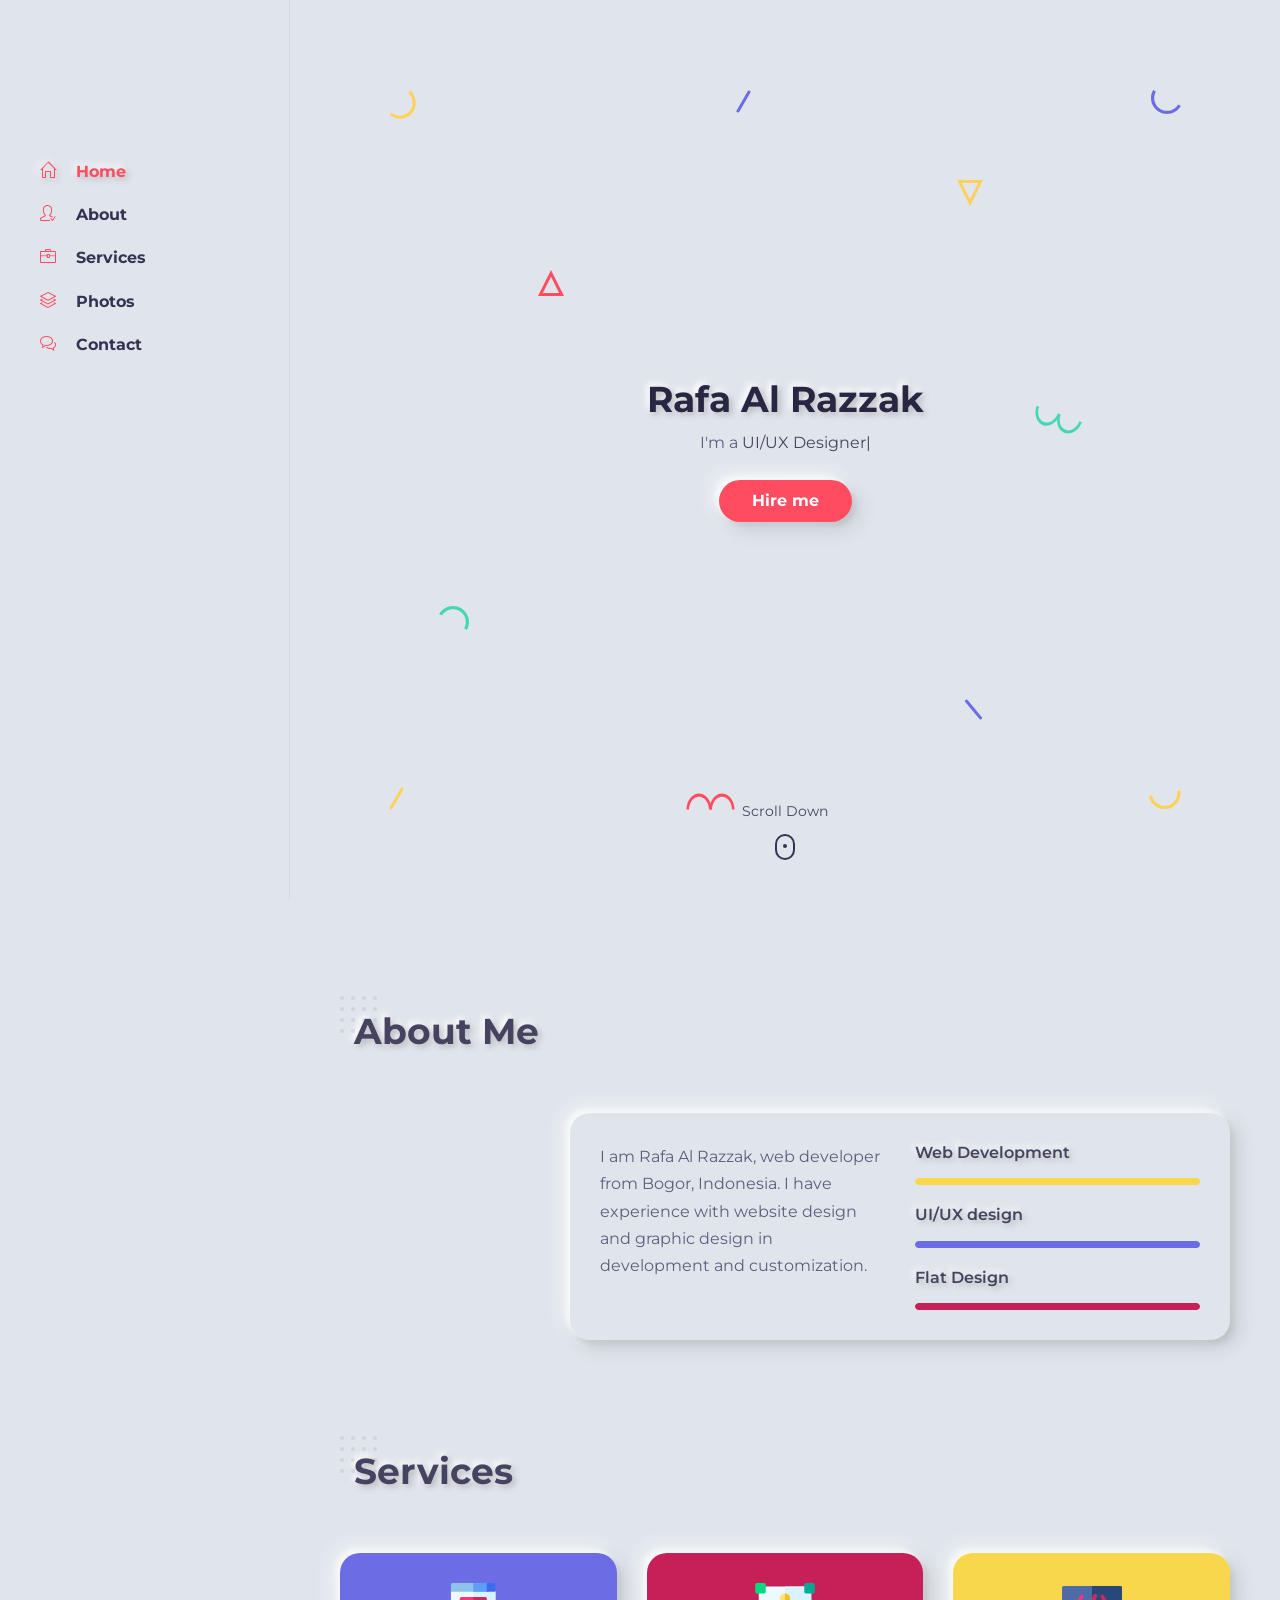
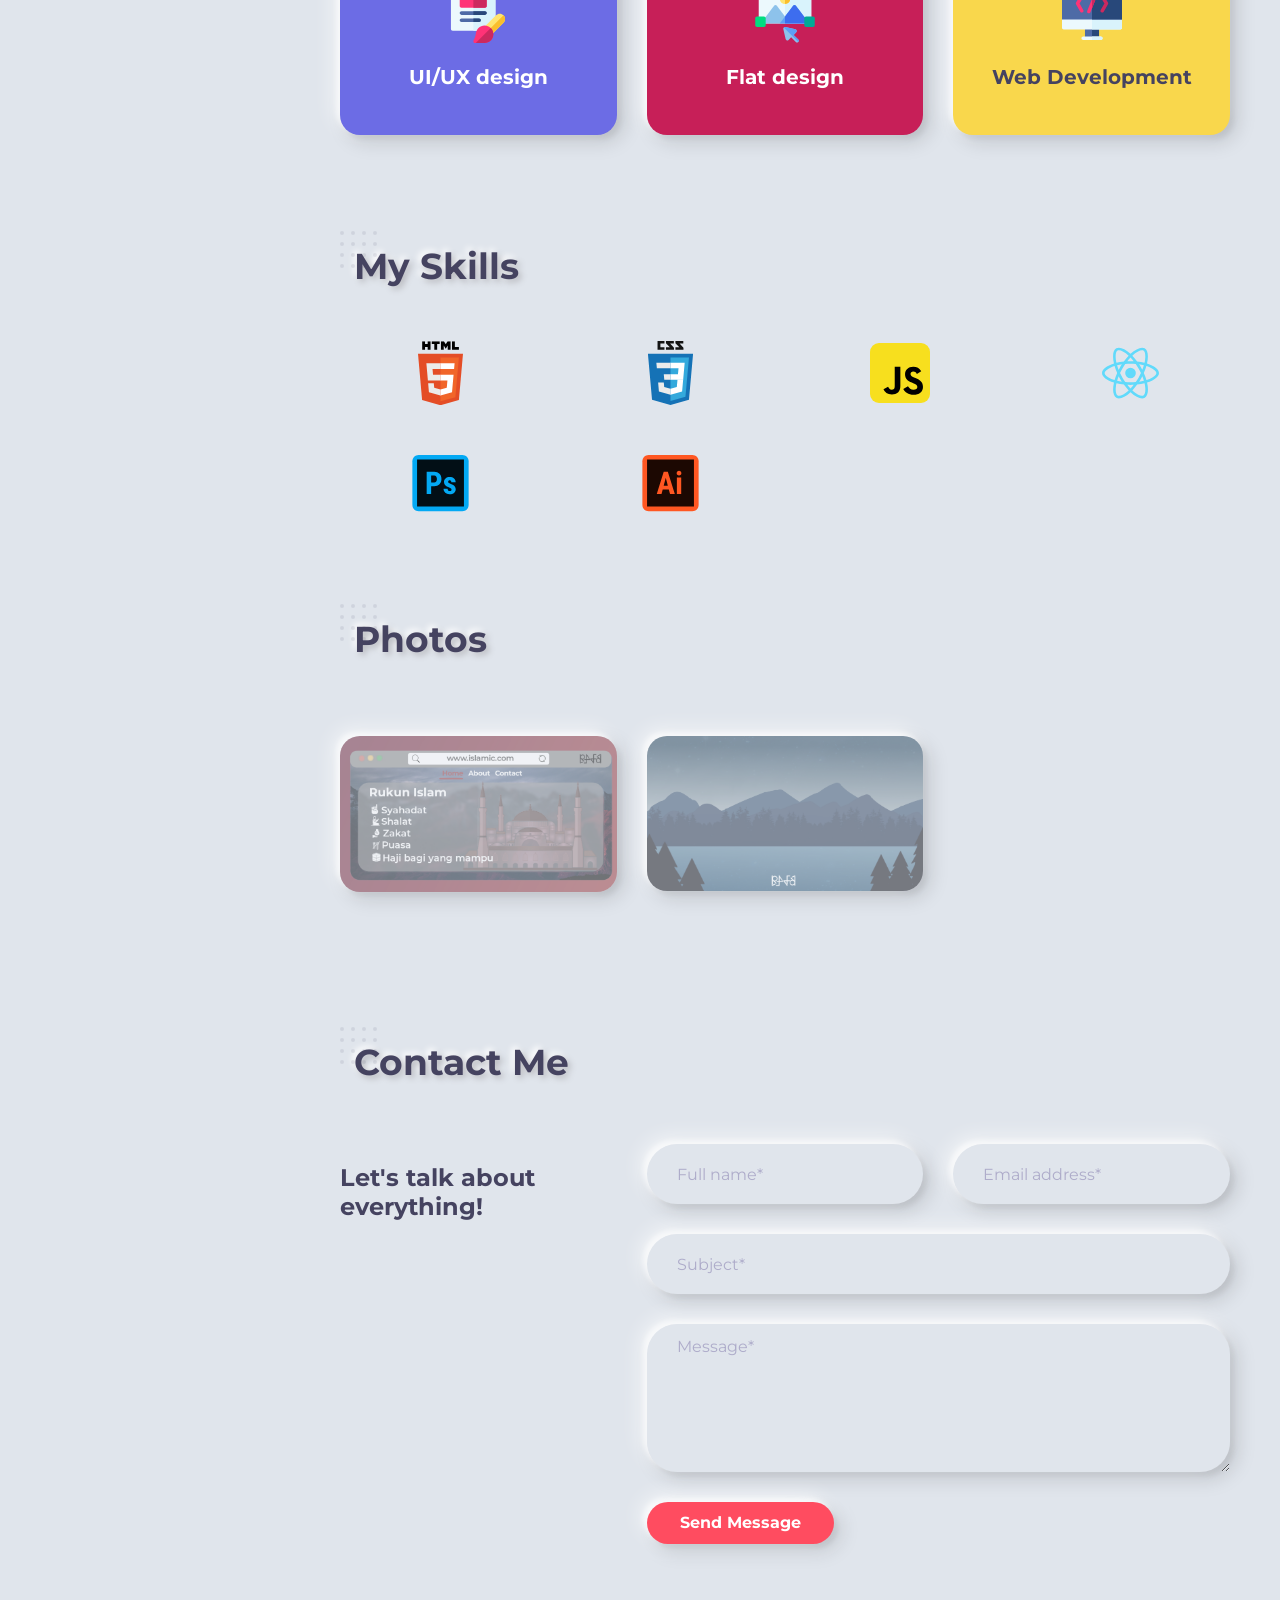
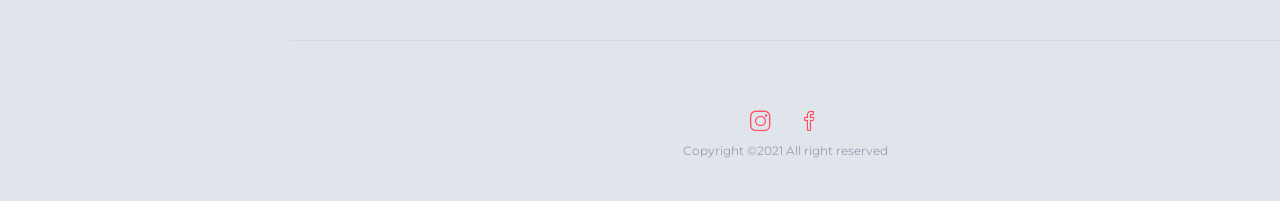
<file: index.html>
<!DOCTYPE html>
<html lang="en-US">
  <head>
    <meta http-equiv="Content-Type" content="text/html; charset=UTF-8" />
    <title>Rafa Al Razzak </title>
    <meta
      name="viewport"
      content="width=device-width, initial-scale=1, maximum-scale=1"
    />
    <link rel="shortcut icon" type="image/x-icon" href="images/profile.png" />

    <!-- STYLESHEETS -->
    <link rel="stylesheet" href="css/bootstrap.min.css" />
    <link rel="stylesheet" href="css/all.min.css" type="text/css" media="all" />
    <link
      rel="stylesheet"
      href="css/simple-line-icons.css"
      type="text/css"
      media="all"
    />
    <link rel="stylesheet" href="css/animate.css" type="text/css" media="all" />
    <link
      rel="stylesheet"
      href="css/jquery.fancybox.css"
      type="text/css"
      media="all"
    />
    <link
      rel="stylesheet"
      href="css/magnific-popup.css"
      type="text/css"
      media="all"
    />
    <link rel="stylesheet" href="css/style.css" type="text/css" media="all" />

    <script
      async
      src="https://www.googletagmanager.com/gtag/js?id=G-FWYZLPJEN9"
    ></script>
    <script src="js/gtag.js"></script>
    <link rel="icon" href="images/logo-white.png" type="image/gif" sizes="16x16">
    <meta name="google-site-verification" content="xM5xHaEB1j0JNpEZvFhctykmTaPZ6iC4aKTE9vCwpi0" />
</head>

  <body>
    <!-- Preloader -->
    <div id="preloader" class="dark">
      <div class="outer">
        <!-- Google Chrome -->
        <div class="infinityChrome">
          <div></div>
          <div></div>
          <div></div>
        </div>

        <!-- Safari and others -->
        <div class="infinity">
          <div>
            <span></span>
          </div>
          <div>
            <span></span>
          </div>
          <div>
            <span></span>
          </div>
        </div>
        <!-- Stuff -->
        <svg xmlns="http://www.w3.org/2000/svg" version="1.1" class="goo-outer">
          <defs>
            <filter id="goo">
              <feGaussianBlur
                in="SourceGraphic"
                stdDeviation="6"
                result="blur"
              />
              <feColorMatrix
                in="blur"
                values="1 0 0 0 0  0 1 0 0 0  0 0 1 0 0  0 0 0 18 -7"
                result="goo"
              />
              <feBlend in="SourceGraphic" in2="goo" />
            </filter>
          </defs>
        </svg>
      </div>
    </div>

    <!-- mobile header -->
    <header class="mobile-header-1 light">
      <div class="container">
        <!-- menu icon -->
        <div class="menu-icon d-inline-flex mr-4">
          <button>
            <span></span>
          </button>
        </div>
        <!-- logo image -->
        <div class="site-logo">
          <a href="#home">
            <img src="images/logo.png" alt="Logo" 
           />
          </a>
        </div>
      </div>
    </header>

    <!-- desktop header -->
    <header class="desktop-header-1 light d-flex align-items-start flex-column">
     
      <!-- main menu -->
      <nav>
        <ul class="vertical-menu scrollspy">
          <li class="active">
            <a href="#home"><i class="icon-home"></i>Home</a>
          </li>
          <li>
            <a href="#about"><i class="icon-user-following"></i>About</a>
          </li>
          <li>
            <a href="#services"><i class="icon-briefcase"></i>Services</a>
          </li>
         <li>
            <a href="#portfolio"><i class="icon-layers"></i>Photos</a>
          </li>
          <li>
            <a href="#contact"><i class="icon-bubbles"></i>Contact</a>
          </li>
        </ul>
      </nav>

      <!-- site footer -->
    </header>

    <!-- main layout -->
    <main class="content">
      <!-- section home -->
      <section id="home" class="home d-flex light align-items-center">
        <div class="container">
          <!-- intro -->
          <div class="intro">
            <!-- avatar image -->
         <!--   <img
              src="images/raf.svg"
              class="rounded-circle"
              alt="Photo"
              class="mb-3"
              width="40%"
            /> -->

            <!-- info -->
            <h1 class="mb-2 mt-0">Rafa Al Razzak</h1>
            <p>I'm a <span class="typing"></span></p>

            
            <!-- buttons -->
            <div class="mt-4">
              <a href="#contact" class="btn btn-default">Hire me</a>
            </div>
          </div>

          <!-- scroll down mouse wheel -->
          <div class="scroll-down light">
            <a href="#about" class="mouse-wrapper">
              <span>Scroll Down</span>
              <span class="mouse">
                <span class="wheel"></span>
              </span>
            </a>
          </div>

          <!-- parallax layers -->
          <div class="parallax" data-relative-input="true">
            <svg
              width="27"
              height="29"
              data-depth="0.3"
              class="layer p1"
              xmlns="http://www.w3.org/2000/svg"
            >
              <path
                d="M21.15625.60099c4.37954 3.67487 6.46544 9.40612 5.47254 15.03526-.9929 5.62915-4.91339 10.30141-10.2846 12.25672-5.37122 1.9553-11.3776.89631-15.75715-2.77856l2.05692-2.45134c3.50315 2.93948 8.3087 3.78663 12.60572 2.22284 4.297-1.5638 7.43381-5.30209 8.22768-9.80537.79387-4.50328-.8749-9.08872-4.37803-12.02821L21.15625.60099z"
                fill="#FFD15C"
                fill-rule="evenodd"
              />
            </svg>

            <svg
              width="26"
              height="26"
              data-depth="0.2"
              class="layer p2"
              xmlns="http://www.w3.org/2000/svg"
            >
              <path
                d="M13 3.3541L2.42705 24.5h21.1459L13 3.3541z"
                stroke="#FF4C60"
                stroke-width="3"
                fill="none"
                fill-rule="evenodd"
              />
            </svg>

            <svg
              width="30"
              height="25"
              data-depth="0.3"
              class="layer p3"
              xmlns="http://www.w3.org/2000/svg"
            >
              <path
                d="M.1436 8.9282C3.00213 3.97706 8.2841.92763 14.00013.92796c5.71605.00032 10.9981 3.04992 13.85641 8 2.8583 4.95007 2.8584 11.0491-.00014 16.00024l-2.77128-1.6c2.28651-3.96036 2.28631-8.84002.00011-12.8002-2.2862-3.96017-6.5124-6.40017-11.08513-6.4-4.57271.00018-8.79872 2.43984-11.08524 6.4002l-2.77128-1.6z"
                fill="#44D7B6"
                fill-rule="evenodd"
              />
            </svg>

            <svg
              width="15"
              height="23"
              data-depth="0.6"
              class="layer p4"
              xmlns="http://www.w3.org/2000/svg"
            >
              <rect
                transform="rotate(30 9.86603 10.13397)"
                x="7"
                width="3"
                height="25"
                rx="1.5"
                fill="#FFD15C"
                fill-rule="evenodd"
              />
            </svg>

            <svg
              width="15"
              height="23"
              data-depth="0.2"
              class="layer p5"
              xmlns="http://www.w3.org/2000/svg"
            >
              <rect
                transform="rotate(30 9.86603 10.13397)"
                x="7"
                width="3"
                height="25"
                rx="1.5"
                fill="#6C6CE5"
                fill-rule="evenodd"
              />
            </svg>

            <svg
              width="49"
              height="17"
              data-depth="0.5"
              class="layer p6"
              xmlns="http://www.w3.org/2000/svg"
            >
              <g fill="#FF4C60" fill-rule="evenodd">
                <path
                  d="M.5 16.5c0-5.71709 2.3825-10.99895 6.25-13.8567 3.8675-2.85774 8.6325-2.85774 12.5 0C23.1175 5.50106 25.5 10.78292 25.5 16.5H23c0-4.57303-1.90625-8.79884-5-11.08535-3.09375-2.28652-6.90625-2.28652-10 0C4.90625 7.70116 3 11.92697 3 16.5H.5z"
                />
                <path
                  d="M23.5 16.5c0-5.71709 2.3825-10.99895 6.25-13.8567 3.8675-2.85774 8.6325-2.85774 12.5 0C46.1175 5.50106 48.5 10.78292 48.5 16.5H46c0-4.57303-1.90625-8.79884-5-11.08535-3.09375-2.28652-6.90625-2.28652-10 0-3.09375 2.28651-5 6.51232-5 11.08535h-2.5z"
                />
              </g>
            </svg>

            <svg
              width="26"
              height="26"
              data-depth="0.4"
              class="layer p7"
              xmlns="http://www.w3.org/2000/svg"
            >
              <path
                d="M13 22.6459L2.42705 1.5h21.1459L13 22.6459z"
                stroke="#FFD15C"
                stroke-width="3"
                fill="none"
                fill-rule="evenodd"
              />
            </svg>

            <svg
              width="19"
              height="21"
              data-depth="0.3"
              class="layer p8"
              xmlns="http://www.w3.org/2000/svg"
            >
              <rect
                transform="rotate(-40 6.25252 10.12626)"
                x="7"
                width="3"
                height="25"
                rx="1.5"
                fill="#6C6CE5"
                fill-rule="evenodd"
              />
            </svg>

            <svg
              width="30"
              height="25"
              data-depth="0.3"
              data-depth-y="-1.30"
              class="layer p9"
              xmlns="http://www.w3.org/2000/svg"
            >
              <path
                d="M29.8564 16.0718c-2.85854 4.95114-8.1405 8.00057-13.85654 8.00024-5.71605-.00032-10.9981-3.04992-13.85641-8-2.8583-4.95007-2.8584-11.0491.00014-16.00024l2.77128 1.6c-2.28651 3.96036-2.28631 8.84002-.00011 12.8002 2.2862 3.96017 6.5124 6.40017 11.08513 6.4 4.57271-.00018 8.79872-2.43984 11.08524-6.4002l2.77128 1.6z"
                fill="#6C6CE5"
                fill-rule="evenodd"
              />
            </svg>

            <svg
              width="47"
              height="29"
              data-depth="0.2"
              class="layer p10"
              xmlns="http://www.w3.org/2000/svg"
            >
              <g fill="#44D7B6" fill-rule="evenodd">
                <path
                  d="M46.78878 17.19094c-1.95535 5.3723-6.00068 9.52077-10.61234 10.8834-4.61167 1.36265-9.0893-.26708-11.74616-4.27524-2.65686-4.00817-3.08917-9.78636-1.13381-15.15866l2.34923.85505c-1.56407 4.29724-1.2181 8.92018.90705 12.12693 2.12514 3.20674 5.70772 4.5107 9.39692 3.4202 3.68921-1.0905 6.92581-4.40949 8.48988-8.70673l2.34923.85505z"
                />
                <path
                  d="M25.17585 9.32448c-1.95535 5.3723-6.00068 9.52077-10.61234 10.8834-4.61167 1.36264-9.0893-.26708-11.74616-4.27525C.16049 11.92447-.27182 6.14628 1.68354.77398l2.34923.85505c-1.56407 4.29724-1.2181 8.92018.90705 12.12692 2.12514 3.20675 5.70772 4.5107 9.39692 3.4202 3.68921-1.0905 6.92581-4.40948 8.48988-8.70672l2.34923.85505z"
                />
              </g>
            </svg>

            <svg
              width="33"
              height="20"
              data-depth="0.5"
              class="layer p11"
              xmlns="http://www.w3.org/2000/svg"
            >
              <path
                d="M32.36774.34317c.99276 5.63023-1.09332 11.3614-5.47227 15.03536-4.37895 3.67396-10.3855 4.73307-15.75693 2.77837C5.76711 16.2022 1.84665 11.53014.8539 5.8999l3.15139-.55567c.7941 4.50356 3.93083 8.24147 8.22772 9.8056 4.29688 1.56413 9.10275.71673 12.60554-2.2227C28.34133 9.98771 30.01045 5.4024 29.21635.89884l3.15139-.55567z"
                fill="#FFD15C"
                fill-rule="evenodd"
              />
            </svg>
          </div>
        </div>
      </section>

      <!-- section about -->
       <section id="about">
        <div class="container">
          <!-- section title -->
          <h2 class="section-title wow fadeInUp">About Me</h2>

          <div class="spacer" data-height="60"></div>

          <div class="row wow fadeInUp">
            <div class="col-md-3">
              <!-- <div class="text-center text-md-left av-abt">
                 <-avatar image->
                <img src="images/code.png" alt="code" width="70px"/>
							</div> -->
              <div class="spacer d-md-none d-lg-none" data-height="30"></div>
            </div>

            <div class="col-md-9 triangle-left-md triangle-top-sm">
              <div class="rounded bg-white shadow-dark padding-30">
                <div class="row">
                  <div class="col-md-6">
                    <!-- about text -->
                    <p>
                      I am Rafa Al Razzak, web developer from Bogor, Indonesia. I
                      have experience with website design and graphic design in
                      development and customization.
                    </p>
                    
                    <div
                      class="spacer d-md-none d-lg-none"
                      data-height="30"
                    ></div>
                  </div>
                  <div class="col-md-6">
                    <!-- skill item -->
                    <div class="skill-item">
                      <div class="skill-info clearfix">
                        <h4 class="float-left mb-3 mt-0">Web Development</h4>
                        <span class="float-right"></span>
                      </div>
                      <div class="progress">
                        <div
                          class="progress-bar data-background"
                          role="progressbar"
                          aria-valuemin="0"
                          aria-valuemax="100"
                          aria-valuenow="100"
                          data-color="#F9D74C"
                        ></div>
                      </div>
                      <div class="spacer" data-height="20"></div>
                    </div>

                    <!-- skill item -->
                    <div class="skill-item">
                      <div class="skill-info clearfix">
                        <h4 class="float-left mb-3 mt-0">UI/UX design</h4>
                        <span class="float-right"></span>
                      </div>
                      <div class="progress">
                        <div
                          class="progress-bar data-background"
                          role="progressbar"
                          aria-valuemin="0"
                          aria-valuemax="100"
                          aria-valuenow="100"
                          data-color="#6C6CE5"
                        ></div>
                      </div>
                      <div class="spacer" data-height="20"></div>
                    </div>

                    <!-- skill item -->
                    <div class="skill-item">
                      <div class="skill-info clearfix">
                        <h4 class="float-left mb-3 mt-0">Flat Design</h4>
                        <span class="float-right"></span>
                      </div>
                      <div class="progress">
                        <div
                          class="progress-bar data-background"
                          role="progressbar"
                          aria-valuemin="0"
                          aria-valuemax="100"
                          aria-valuenow="100"
                          data-color="#c71f58ff"
                        ></div>
                      </div>
                    </div>
                  </div>
                </div>
              </div>
            </div>
          </div>
          <!-- row end -->
                   
      </section>
      <!-- section services -->
      <section id="services">
        <div class="container">
          <!-- section title -->
          <h2 class="section-title wow fadeInUp">Services</h2>

          <div class="spacer" data-height="60"></div>

          <div class="row wow fadeInUp">
            <div class="col-md-4">
              <!-- service box -->
              <div
                class="service-box rounded data-background padding-30 text-center text-light shadow-blue"
                data-color="#6C6CE5"
              >
                <img src="images/ui.svg" alt="UI/UX design" 
                width="60"
                height="60"/>
                <h3 class="mb-3 mt-0">UI/UX design</h3>
              </div>
              <div class="spacer d-md-none d-lg-none" data-height="30"></div>
            </div>

            <div class="col-md-4" data-wow-delay="0.2s">
              
            
              <!-- service box -->
              <div
                class="service-box rounded data-background padding-30 text-center text-light shadow-blue"
                data-color="#c71f58ff"
              >
                <img src="images/flat.svg" alt="Flat design" 
                width="60"
                height="60"/>
                <h3 class="mb-3 mt-0">Flat design</h3>
              </div>
              <div class="spacer d-md-none d-lg-none" data-height="30"></div>
            </div>

            <div class="col-md-4" data-wow-delay="0.2s">
              
            
              <!-- service box -->
              <div
                class="service-box rounded data-background padding-30 text-center shadow-yellow"
                data-color="#F9D74C"
              >
                <img src="images/web.svg" alt="Web development" 
                width="60"
                height="60"/>
                <h3 class="mb-3 mt-0">Web Development</h3>
              </div>
              <div class="spacer d-md-none d-lg-none" data-height="30"></div>
            </div>

            <div class="col-md-4" data-wow-delay="0.4s">
              
            </div>
          </div>

           </div>
      </section>

      <!-- section resume -->
    <!--  <section id="resume">
        <div class="container">
          <!-- section title -->
         <!-- <h2 class="section-title wow fadeInUp">Resume</h2>

          <div class="spacer" data-height="60"></div>

          <div class="row wow fadeInUp">
            <div class="col-md-8 col-sm-12 offset-md-2">
              <!-- timeline wrapper -->
              <!--<div
                class="timeline edu bg-white rounded shadow-dark padding-30 overflow-hidden"
              >
                <h2 class="ml-4">Education</h2>-->
                <!-- timeline item -->
                <!--<div class="timeline-container wow fadeInUp">
                  <div class="content">
                    <span class="time">2018 - Present</span>
                    <h3 class="title">University</h3>
                    <p>Informatics Engineering - Polytechnic LP3I Jakarta</p>
                  </div>
                </div>-->

                <!-- timeline item -->
                <!--<div
                  class="timeline-container wow fadeInUp"
                  data-wow-delay="0.2s"
                >
                  <div class="content">
                    <span class="time">2014 - 2017</span>
                    <h3 class="title">Senior High School</h3>
                    <p>Science - SMA Negeri 18 Jakarta.</p>
                  </div>
                </div>-->
                <!-- main line --><!--
                <span class="line"></span>-->
              </div>
            </div>
          </div>
        </div>
      </section>

      <!-- section skill -->
      <section id="skill">
        <div class="container">
          <h2 class="section-title wow fadeInUp">My Skills</h2>

          <div class="row wow fadeInUp">
            <div class="col-md-3 col-6">
              <!-- client item -->
              <div class="client-item">
                <div class="inner">
                  <img
                    src="images/html5.svg"
                    alt="HTML"
                    width="45"
                    height="45"
                  />
                </div>
              </div>
            </div>
            <div class="col-md-3 col-6">
              <!-- client item -->
              <div class="client-item">
                <div class="inner">
                  <img
                    src="images/css3.svg"
                    alt="CSS"
                    width="65"
                    height="65"
                  />
                </div>
              </div>
            </div>
            <div class="col-md-3 col-6">
              <!-- client item -->
              <div class="client-item">
                <div class="inner">
                  <img
                    src="images/javascript.svg"
                    alt="Javascript"
                    width="60"
                    height="60"
                  />
                </div>
              </div>
            </div>
            <div class="col-md-3 col-6">
              <!-- client item -->
              <div class="client-item">
                <div class="inner">
                  <img
                    src="images/react.svg"
                    alt="React JS"
                    width="57"
                    height="57"
                  />
                </div>
              </div>
            </div>
            <div class="col-md-3 col-6">
              
              <!-- client item -->
              <div class="client-item">
                <div class="inner">
                  <img
                    src="images/adobe-photoshop.svg"
                    alt="Adobe Photoshop"
                    width="75"
                    height="75"
                  />
                </div>
              </div>
            </div>
            <div class="col-md-3 col-6">
              <!-- client item -->
              <div class="client-item">
                <div class="inner">
                  <img
                    src="images/adobe-illustrator.svg"
                    alt="Adobe Illustrator"
                    width="75"
                    height="75"
                  />
                </div>
              </div>
            </div>
          </div>
        </div>
      </section>

      <!-- section portfolio -->
      <section id="portfolio">
        <div class="container">
          <!-- section title -->
          <h2 class="section-title wow fadeInUp">Photos</h2>

          <div class="spacer" data-height="60"></div>

          <!-- portfolio filter (desktop) -->
          <!-- <ul class="portfolio-filter list-inline wow fadeInUp">
            <li class="current list-inline-item" data-filter="*">Everything</li>
            <li class="list-inline-item" data-filter=".web">Web</li>
            <li class="list-inline-item" data-filter=".dashboard">
              Dashboard Menu
            </li>
		  </ul> -->

          <!-- portfolio filter (mobile) -->
          <!-- <div class="pf-filter-wrapper">
            <select class="portfolio-filter-mobile">
              <option value="*">Everything</option>
              <option value=".web">Web</option>
              <option value=".dashboard">Dashboard Menu</option>
            </select>
          </div> -->

          <!-- portolio wrapper -->
          <div class="row portfolio-wrapper">
            <!-- portfolio item -->
            <div class="col-md-4 col-sm-6 grid-item web">
              <a href="images/works/ui.jpg" data-fancybox="gallery-web">
                <div class="portfolio-item rounded shadow-dark">
                  <div class="details">
                    <span class="term">UI/UX</span>
                    
                    <span class="more-button"
                      ><i class="icon-picture"></i
                    ></span>
                  </div>
                  <div class="thumb">
                    <img
                      src="images/works/ui.jpg"
                      alt="Portfolio-title"
                    />
                    <div class="mask"></div>
                  </div>
                </div>
              </a>
            </div>
            

            <!-- portfolio item -->
            <div class="col-md-4 col-sm-6 grid-item web">
              <a
                href="images/works/flat.jpg"
                data-fancybox="gallery-web"
              >
                <div class="portfolio-item rounded shadow-dark">
                  <div class="details">
                    <span class="term">Flat Design </span>
                    
                    <span class="more-button"
                      ><i class="icon-picture"></i
                    ></span>
                  </div>
                  <div class="thumb">
                    <img
                      src="images/works/flat.jpg"
                      alt="Portfolio-title"
                    />
                    <div class="mask"></div>
                  </div>
                </div>
              </a>
            </div>
          </div>

          <!-- more button -->
          <div class="load-more text-center mt-4">
            <!-- numbered pagination (hidden for infinite scroll) -->
            <ul class="portfolio-pagination list-inline d-none">
              <li class="list-inline-item">1</li>
              <li class="list-inline-item"><a href="works-2.html">2</a></li>
            </ul>
          </div>
        </div>
      </section>

      <!-- section contact -->
      <section id="contact">
        <div class="container">
          <!-- section title -->
          <h2 class="section-title wow fadeInUp">Contact Me</h2>

          <div class="spacer" data-height="60"></div>

          <div class="row wow fadeInUp">
            <div class="col-md-4">
              <!-- contact info -->
              <div class="contact-info">
                <h3 class="wow fadeInUp">Let's talk about everything!</h3>
                </div>
            </div>

            <div class="col-md-8">
              <!-- Contact Form -->

              <form
                id="my-form"
                class="contact-form mt-6"
                method="post"
                action="https://formspree.io/f/moqyqawp"
              >
                <div class="row">
                  <div class="column col-md-6">
                    <!-- Name input -->
                    <div class="form-group">
                      <input
                        type="text"
                        class="form-control"
                        name="InputName"
                        id="InputName"
                        placeholder="Full name*"
                        required
                      />
                      <div class="help-block with-errors"></div>
                    </div>
                  </div>

                  <div class="column col-md-6">
                    <!-- Email input -->
                    <div class="form-group">
                      <input
                        type="email"
                        class="form-control"
                        id="InputEmail"
                        name="InputEmail"
                        placeholder="Email address*"
                        required
                      />
                      <div class="help-block with-errors"></div>
                    </div>
                  </div>

                  <div class="column col-md-12">
                    <!-- Subject input -->
                    <div class="form-group">
                      <input
                        type="text"
                        class="form-control"
                        id="InputSubject"
                        name="InputSubject"
                        placeholder="Subject*"
                        required
                      />
                      <div class="help-block with-errors"></div>
                    </div>
                  </div>

                  <div class="column col-md-12">
                    <!-- Message textarea -->
                    <div class="form-group">
                      <textarea
                        name="InputMessage"
                        id="InputMessage"
                        class="form-control"
                        rows="5"
                        placeholder="Message*"
                        required
                      ></textarea>
                      <div class="help-block with-errors"></div>
                    </div>
                  </div>
                </div>

                <button
                  type="submit"
                  name="submit"
                  id="submit"
                  value="Submit"
                  class="btn btn-default"
                >
                  Send Message</button
                ><!-- Send Button -->

                <div id="status"></div>
              </form>
              <!-- Contact Form end -->
            </div>
          </div>
        </div>
      </section>

      <div class="spacer" data-height="96"></div>

      <footer class="footer light">
        <!-- social icons -->
        <ul class="social-icons light list-inline mb-0 mt-4">
              <li class="list-inline-item">
                <a href="https://www.instagram.com/rafa.ar.xyz/" target="_blank">
                  <i class="icon-social-instagram"></i>
                </a>
              </li>
              <li class="list-inline-item">
                <a href="https://www.facebook.com/profile.php?id=100011807945980ttps://www.facebook.com/" target="_blank">
                  <i class="icon-social-facebook"></i>
                </a>
              </li>
            </ul>
        

        <div class="copyright">Copyright &copy;2021 All right reserved</div>
      </footer>
    </main>

    <!-- Go to top button -->
    <a href="javascript:" id="return-to-top"><i class="fas fa-arrow-up"></i></a>

    <!-- SCRIPTS -->
    <script src="js/jquery-3.5.1.min.js"></script>
    <script src="js/popper.min.js"></script>
    <script src="js/bootstrap.min.js"></script>
    <script src="js/jquery.easing.min.js"></script>
    <script src="js/jquery.waypoints.min.js"></script>
    <script src="js/jquery.counterup.min.js"></script>
    <script src="js/jquery.fancybox.min.js"></script>
    <script src="js/contact.js"></script>
    <script src="js/wow.min.js"></script>
    <script src="js/morphext.min.js"></script>
    <script src="js/parallax.min.js"></script>
    <script src="js/jquery.magnific-popup.min.js"></script>
    <script src="js/typed.js"></script>
    <script src="js/custom.js"></script>

    <script>
      var typed = new Typed(".typing", {
        strings: [
          "UI/UX Designer",
          "Web Developer",
          "Graphic Designer",
        ],
        typeSpeed: 60,
        backSpeed: 40,
        loop: true,
      });
    </script>
  </body>
</html>
</file>
<file: css/simple-line-icons.css>
@font-face {
  font-family: 'simple-line-icons';
  src: url('../fonts/Simple-Line-Iconsb26c.eot?v=2.4.0');
  src: url('../fonts/Simple-Line-Iconsb26c.eot?v=2.4.0#iefix') format('embedded-opentype'), url('../fonts/Simple-Line-Iconsb26c.html?v=2.4.0') format('woff2'), url('../fonts/Simple-Line-Iconsb26c.ttf?v=2.4.0') format('truetype'), url('../fonts/Simple-Line-Iconsb26c.woff?v=2.4.0') format('woff'), url('../fonts/Simple-Line-Iconsb26c.svg?v=2.4.0#simple-line-icons') format('svg');
  font-weight: normal;
  font-style: normal;
}
/*
 Use the following CSS code if you want to have a class per icon.
 Instead of a list of all class selectors, you can use the generic [class*="icon-"] selector, but it's slower:
*/
.icon-user,
.icon-people,
.icon-user-female,
.icon-user-follow,
.icon-user-following,
.icon-user-unfollow,
.icon-login,
.icon-logout,
.icon-emotsmile,
.icon-phone,
.icon-call-end,
.icon-call-in,
.icon-call-out,
.icon-map,
.icon-location-pin,
.icon-direction,
.icon-directions,
.icon-compass,
.icon-layers,
.icon-menu,
.icon-list,
.icon-options-vertical,
.icon-options,
.icon-arrow-down,
.icon-arrow-left,
.icon-arrow-right,
.icon-arrow-up,
.icon-arrow-up-circle,
.icon-arrow-left-circle,
.icon-arrow-right-circle,
.icon-arrow-down-circle,
.icon-check,
.icon-clock,
.icon-plus,
.icon-minus,
.icon-close,
.icon-event,
.icon-exclamation,
.icon-organization,
.icon-trophy,
.icon-screen-smartphone,
.icon-screen-desktop,
.icon-plane,
.icon-notebook,
.icon-mustache,
.icon-mouse,
.icon-magnet,
.icon-energy,
.icon-disc,
.icon-cursor,
.icon-cursor-move,
.icon-crop,
.icon-chemistry,
.icon-speedometer,
.icon-shield,
.icon-screen-tablet,
.icon-magic-wand,
.icon-hourglass,
.icon-graduation,
.icon-ghost,
.icon-game-controller,
.icon-fire,
.icon-eyeglass,
.icon-envelope-open,
.icon-envelope-letter,
.icon-bell,
.icon-badge,
.icon-anchor,
.icon-wallet,
.icon-vector,
.icon-speech,
.icon-puzzle,
.icon-printer,
.icon-present,
.icon-playlist,
.icon-pin,
.icon-picture,
.icon-handbag,
.icon-globe-alt,
.icon-globe,
.icon-folder-alt,
.icon-folder,
.icon-film,
.icon-feed,
.icon-drop,
.icon-drawer,
.icon-docs,
.icon-doc,
.icon-diamond,
.icon-cup,
.icon-calculator,
.icon-bubbles,
.icon-briefcase,
.icon-book-open,
.icon-basket-loaded,
.icon-basket,
.icon-bag,
.icon-action-undo,
.icon-action-redo,
.icon-wrench,
.icon-umbrella,
.icon-trash,
.icon-tag,
.icon-support,
.icon-frame,
.icon-size-fullscreen,
.icon-size-actual,
.icon-shuffle,
.icon-share-alt,
.icon-share,
.icon-rocket,
.icon-question,
.icon-pie-chart,
.icon-pencil,
.icon-note,
.icon-loop,
.icon-home,
.icon-grid,
.icon-graph,
.icon-microphone,
.icon-music-tone-alt,
.icon-music-tone,
.icon-earphones-alt,
.icon-earphones,
.icon-equalizer,
.icon-like,
.icon-dislike,
.icon-control-start,
.icon-control-rewind,
.icon-control-play,
.icon-control-pause,
.icon-control-forward,
.icon-control-end,
.icon-volume-1,
.icon-volume-2,
.icon-volume-off,
.icon-calendar,
.icon-bulb,
.icon-chart,
.icon-ban,
.icon-bubble,
.icon-camrecorder,
.icon-camera,
.icon-cloud-download,
.icon-cloud-upload,
.icon-envelope,
.icon-eye,
.icon-flag,
.icon-heart,
.icon-info,
.icon-key,
.icon-link,
.icon-lock,
.icon-lock-open,
.icon-magnifier,
.icon-magnifier-add,
.icon-magnifier-remove,
.icon-paper-clip,
.icon-paper-plane,
.icon-power,
.icon-refresh,
.icon-reload,
.icon-settings,
.icon-star,
.icon-symbol-female,
.icon-symbol-male,
.icon-target,
.icon-credit-card,
.icon-paypal,
.icon-social-tumblr,
.icon-social-twitter,
.icon-social-facebook,
.icon-social-instagram,
.icon-social-linkedin,
.icon-social-pinterest,
.icon-social-github,
.icon-social-google,
.icon-social-reddit,
.icon-social-skype,
.icon-social-dribbble,
.icon-social-behance,
.icon-social-foursqare,
.icon-social-soundcloud,
.icon-social-spotify,
.icon-social-stumbleupon,
.icon-social-youtube,
.icon-social-dropbox,
.icon-social-vkontakte,
.icon-social-steam {
  font-family: 'simple-line-icons';
  speak: none;
  font-style: normal;
  font-weight: normal;
  font-variant: normal;
  text-transform: none;
  line-height: 1;
  /* Better Font Rendering =========== */
  -webkit-font-smoothing: antialiased;
  -moz-osx-font-smoothing: grayscale;
}
.icon-user:before {
  content: "\e005";
}
.icon-people:before {
  content: "\e001";
}
.icon-user-female:before {
  content: "\e000";
}
.icon-user-follow:before {
  content: "\e002";
}
.icon-user-following:before {
  content: "\e003";
}
.icon-user-unfollow:before {
  content: "\e004";
}
.icon-login:before {
  content: "\e066";
}
.icon-logout:before {
  content: "\e065";
}
.icon-emotsmile:before {
  content: "\e021";
}
.icon-phone:before {
  content: "\e600";
}
.icon-call-end:before {
  content: "\e048";
}
.icon-call-in:before {
  content: "\e047";
}
.icon-call-out:before {
  content: "\e046";
}
.icon-map:before {
  content: "\e033";
}
.icon-location-pin:before {
  content: "\e096";
}
.icon-direction:before {
  content: "\e042";
}
.icon-directions:before {
  content: "\e041";
}
.icon-compass:before {
  content: "\e045";
}
.icon-layers:before {
  content: "\e034";
}
.icon-menu:before {
  content: "\e601";
}
.icon-list:before {
  content: "\e067";
}
.icon-options-vertical:before {
  content: "\e602";
}
.icon-options:before {
  content: "\e603";
}
.icon-arrow-down:before {
  content: "\e604";
}
.icon-arrow-left:before {
  content: "\e605";
}
.icon-arrow-right:before {
  content: "\e606";
}
.icon-arrow-up:before {
  content: "\e607";
}
.icon-arrow-up-circle:before {
  content: "\e078";
}
.icon-arrow-left-circle:before {
  content: "\e07a";
}
.icon-arrow-right-circle:before {
  content: "\e079";
}
.icon-arrow-down-circle:before {
  content: "\e07b";
}
.icon-check:before {
  content: "\e080";
}
.icon-clock:before {
  content: "\e081";
}
.icon-plus:before {
  content: "\e095";
}
.icon-minus:before {
  content: "\e615";
}
.icon-close:before {
  content: "\e082";
}
.icon-event:before {
  content: "\e619";
}
.icon-exclamation:before {
  content: "\e617";
}
.icon-organization:before {
  content: "\e616";
}
.icon-trophy:before {
  content: "\e006";
}
.icon-screen-smartphone:before {
  content: "\e010";
}
.icon-screen-desktop:before {
  content: "\e011";
}
.icon-plane:before {
  content: "\e012";
}
.icon-notebook:before {
  content: "\e013";
}
.icon-mustache:before {
  content: "\e014";
}
.icon-mouse:before {
  content: "\e015";
}
.icon-magnet:before {
  content: "\e016";
}
.icon-energy:before {
  content: "\e020";
}
.icon-disc:before {
  content: "\e022";
}
.icon-cursor:before {
  content: "\e06e";
}
.icon-cursor-move:before {
  content: "\e023";
}
.icon-crop:before {
  content: "\e024";
}
.icon-chemistry:before {
  content: "\e026";
}
.icon-speedometer:before {
  content: "\e007";
}
.icon-shield:before {
  content: "\e00e";
}
.icon-screen-tablet:before {
  content: "\e00f";
}
.icon-magic-wand:before {
  content: "\e017";
}
.icon-hourglass:before {
  content: "\e018";
}
.icon-graduation:before {
  content: "\e019";
}
.icon-ghost:before {
  content: "\e01a";
}
.icon-game-controller:before {
  content: "\e01b";
}
.icon-fire:before {
  content: "\e01c";
}
.icon-eyeglass:before {
  content: "\e01d";
}
.icon-envelope-open:before {
  content: "\e01e";
}
.icon-envelope-letter:before {
  content: "\e01f";
}
.icon-bell:before {
  content: "\e027";
}
.icon-badge:before {
  content: "\e028";
}
.icon-anchor:before {
  content: "\e029";
}
.icon-wallet:before {
  content: "\e02a";
}
.icon-vector:before {
  content: "\e02b";
}
.icon-speech:before {
  content: "\e02c";
}
.icon-puzzle:before {
  content: "\e02d";
}
.icon-printer:before {
  content: "\e02e";
}
.icon-present:before {
  content: "\e02f";
}
.icon-playlist:before {
  content: "\e030";
}
.icon-pin:before {
  content: "\e031";
}
.icon-picture:before {
  content: "\e032";
}
.icon-handbag:before {
  content: "\e035";
}
.icon-globe-alt:before {
  content: "\e036";
}
.icon-globe:before {
  content: "\e037";
}
.icon-folder-alt:before {
  content: "\e039";
}
.icon-folder:before {
  content: "\e089";
}
.icon-film:before {
  content: "\e03a";
}
.icon-feed:before {
  content: "\e03b";
}
.icon-drop:before {
  content: "\e03e";
}
.icon-drawer:before {
  content: "\e03f";
}
.icon-docs:before {
  content: "\e040";
}
.icon-doc:before {
  content: "\e085";
}
.icon-diamond:before {
  content: "\e043";
}
.icon-cup:before {
  content: "\e044";
}
.icon-calculator:before {
  content: "\e049";
}
.icon-bubbles:before {
  content: "\e04a";
}
.icon-briefcase:before {
  content: "\e04b";
}
.icon-book-open:before {
  content: "\e04c";
}
.icon-basket-loaded:before {
  content: "\e04d";
}
.icon-basket:before {
  content: "\e04e";
}
.icon-bag:before {
  content: "\e04f";
}
.icon-action-undo:before {
  content: "\e050";
}
.icon-action-redo:before {
  content: "\e051";
}
.icon-wrench:before {
  content: "\e052";
}
.icon-umbrella:before {
  content: "\e053";
}
.icon-trash:before {
  content: "\e054";
}
.icon-tag:before {
  content: "\e055";
}
.icon-support:before {
  content: "\e056";
}
.icon-frame:before {
  content: "\e038";
}
.icon-size-fullscreen:before {
  content: "\e057";
}
.icon-size-actual:before {
  content: "\e058";
}
.icon-shuffle:before {
  content: "\e059";
}
.icon-share-alt:before {
  content: "\e05a";
}
.icon-share:before {
  content: "\e05b";
}
.icon-rocket:before {
  content: "\e05c";
}
.icon-question:before {
  content: "\e05d";
}
.icon-pie-chart:before {
  content: "\e05e";
}
.icon-pencil:before {
  content: "\e05f";
}
.icon-note:before {
  content: "\e060";
}
.icon-loop:before {
  content: "\e064";
}
.icon-home:before {
  content: "\e069";
}
.icon-grid:before {
  content: "\e06a";
}
.icon-graph:before {
  content: "\e06b";
}
.icon-microphone:before {
  content: "\e063";
}
.icon-music-tone-alt:before {
  content: "\e061";
}
.icon-music-tone:before {
  content: "\e062";
}
.icon-earphones-alt:before {
  content: "\e03c";
}
.icon-earphones:before {
  content: "\e03d";
}
.icon-equalizer:before {
  content: "\e06c";
}
.icon-like:before {
  content: "\e068";
}
.icon-dislike:before {
  content: "\e06d";
}
.icon-control-start:before {
  content: "\e06f";
}
.icon-control-rewind:before {
  content: "\e070";
}
.icon-control-play:before {
  content: "\e071";
}
.icon-control-pause:before {
  content: "\e072";
}
.icon-control-forward:before {
  content: "\e073";
}
.icon-control-end:before {
  content: "\e074";
}
.icon-volume-1:before {
  content: "\e09f";
}
.icon-volume-2:before {
  content: "\e0a0";
}
.icon-volume-off:before {
  content: "\e0a1";
}
.icon-calendar:before {
  content: "\e075";
}
.icon-bulb:before {
  content: "\e076";
}
.icon-chart:before {
  content: "\e077";
}
.icon-ban:before {
  content: "\e07c";
}
.icon-bubble:before {
  content: "\e07d";
}
.icon-camrecorder:before {
  content: "\e07e";
}
.icon-camera:before {
  content: "\e07f";
}
.icon-cloud-download:before {
  content: "\e083";
}
.icon-cloud-upload:before {
  content: "\e084";
}
.icon-envelope:before {
  content: "\e086";
}
.icon-eye:before {
  content: "\e087";
}
.icon-flag:before {
  content: "\e088";
}
.icon-heart:before {
  content: "\e08a";
}
.icon-info:before {
  content: "\e08b";
}
.icon-key:before {
  content: "\e08c";
}
.icon-link:before {
  content: "\e08d";
}
.icon-lock:before {
  content: "\e08e";
}
.icon-lock-open:before {
  content: "\e08f";
}
.icon-magnifier:before {
  content: "\e090";
}
.icon-magnifier-add:before {
  content: "\e091";
}
.icon-magnifier-remove:before {
  content: "\e092";
}
.icon-paper-clip:before {
  content: "\e093";
}
.icon-paper-plane:before {
  content: "\e094";
}
.icon-power:before {
  content: "\e097";
}
.icon-refresh:before {
  content: "\e098";
}
.icon-reload:before {
  content: "\e099";
}
.icon-settings:before {
  content: "\e09a";
}
.icon-star:before {
  content: "\e09b";
}
.icon-symbol-female:before {
  content: "\e09c";
}
.icon-symbol-male:before {
  content: "\e09d";
}
.icon-target:before {
  content: "\e09e";
}
.icon-credit-card:before {
  content: "\e025";
}
.icon-paypal:before {
  content: "\e608";
}
.icon-social-tumblr:before {
  content: "\e00a";
}
.icon-social-twitter:before {
  content: "\e009";
}
.icon-social-facebook:before {
  content: "\e00b";
}
.icon-social-instagram:before {
  content: "\e609";
}
.icon-social-linkedin:before {
  content: "\e60a";
}
.icon-social-pinterest:before {
  content: "\e60b";
}
.icon-social-github:before {
  content: "\e60c";
}
.icon-social-google:before {
  content: "\e60d";
}
.icon-social-reddit:before {
  content: "\e60e";
}
.icon-social-skype:before {
  content: "\e60f";
}
.icon-social-dribbble:before {
  content: "\e00d";
}
.icon-social-behance:before {
  content: "\e610";
}
.icon-social-foursqare:before {
  content: "\e611";
}
.icon-social-soundcloud:before {
  content: "\e612";
}
.icon-social-spotify:before {
  content: "\e613";
}
.icon-social-stumbleupon:before {
  content: "\e614";
}
.icon-social-youtube:before {
  content: "\e008";
}
.icon-social-dropbox:before {
  content: "\e00c";
}
.icon-social-vkontakte:before {
  content: "\e618";
}
.icon-social-steam:before {
  content: "\e620";
}
</file>
<file: css/style.css>
@charset "UTF-8";
/*

*/
@import url('https://fonts.googleapis.com/css2?family=Montserrat:ital,wght@0,100;0,200;0,300;0,400;0,500;0,600;0,700;0,800;0,900;1,100;1,200;1,300;1,400;1,500;1,600;1,700;1,800;1,900&display=swap');
/*=================================================================*/
/*                      BASE                              */
/*=================================================================*/

/* width */
::-webkit-scrollbar {
  width: 8px;
}

/* Track */
::-webkit-scrollbar-track {
  background: transparent;
}

/* Handle */
::-webkit-scrollbar-thumb {
  background: #b8b9be;
  border-radius: 10px;
  box-shadow: 3px 3px 6px #b8b9be, -3px -3px 6px #fff;
}

/* Handle on hover */
::-webkit-scrollbar-thumb:hover {
  background: #282642;
}

* {
  margin: 0;
  padding: 0;
}

html {
  margin: 0 !important;
  overflow: auto !important;
}

body {
  color: #5E5C7F;
  background-color: #e0e5ec;
  font-family: "Montserrat", sans-serif;
  font-size: 16px;
  line-height: 1.7;
  overflow-x: hidden;
  -webkit-font-smoothing: antialiased;
  -moz-osx-font-smoothing: grayscale;
}
.avatar-abt{
  min-width: 30%;
}
img {
  max-width: 100%;
  height: auto;
}

.text-center {
  text-align: center;
}

.text-left {
  text-align: left;
}

.text-right {
  text-align: right;
}

.relative {
  position: relative;
}

/*=================================================================*/
/*                      TYPOGRAPHY                              */
/*=================================================================*/
h1,
h2,
h3,
h4,
h5,
h6 {
  color: #454360;
  font-family: "Montserrat", sans-serif;
  font-weight: 700;
  margin: 20px 0;
}

h1 {
  font-size: 36px;
}

h2 {
  font-size: 28px;
}

h3 {
  font-size: 24px;
}

h4 {
  font-size: 18px;
}

a {
  color: #FF4C60;
  outline: 0;
  -webkit-transition: all 0.3s ease-in-out;
  -o-transition: all 0.3s ease-in-out;
  transition: all 0.3s ease-in-out;
}

a:hover {
  color: #353353;
  text-decoration: none;
}

a:focus {
  outline: 0;
}

blockquote {
  padding: 20px 20px;
  margin: 0 0 20px;
  font-size: 16px;
  background: #e0e5ec;
  border-radius: 10px;
}

blockquote p {
  line-height: 1.6;
}

/* === Pre === */
pre {
  display: block;
  padding: 9.5px;
  margin: 0 0 10px;
  font-size: 13px;
  line-height: 1.42857143;
  color: #333;
  word-break: break-all;
  word-wrap: break-word;
  background-color: #e0e5ec;
  border: 1px solid #ccc;
  border-radius: 0;
}

/*=================================================================*/
/* PRELOADER */
/*=================================================================*/
.infinity {
  width: 120px;
  height: 60px;
  position: relative;
}

.infinity div,
.infinity span {
  position: absolute;
}

.infinity div {
  top: 0;
  left: 50%;
  width: 60px;
  height: 60px;
  -webkit-animation: rotate 6.9s linear infinite;
  animation: rotate 6.9s linear infinite;
}

.infinity div span {
  left: -8px;
  top: 50%;
  margin: -8px 0 0 0;
  width: 16px;
  height: 16px;
  display: block;
  background: #FF4C60;
  -webkit-box-shadow: 2px 2px 8px rgba(255, 76, 96, 0.09);
  box-shadow: 2px 2px 8px rgba(255, 76, 96, 0.09);
  border-radius: 50%;
  -webkit-transform: rotate(90deg);
  -ms-transform: rotate(90deg);
  transform: rotate(90deg);
  -webkit-animation: move 6.9s linear infinite;
  animation: move 6.9s linear infinite;
}

.infinity div span:before,
.infinity div span:after {
  content: "";
  position: absolute;
  display: block;
  border-radius: 50%;
  width: 14px;
  height: 14px;
  background: inherit;
  top: 50%;
  left: 50%;
  margin: -7px 0 0 -7px;
  -webkit-box-shadow: inherit;
  box-shadow: inherit;
}

.infinity div span:before {
  -webkit-animation: drop1 0.8s linear infinite;
  animation: drop1 0.8s linear infinite;
}

.infinity div span:after {
  -webkit-animation: drop2 0.8s linear infinite 0.4s;
  animation: drop2 0.8s linear infinite 0.4s;
}

.infinity div:nth-child(2) {
  -webkit-animation-delay: -2.3s;
  animation-delay: -2.3s;
}

.infinity div:nth-child(2) span {
  -webkit-animation-delay: -2.3s;
  animation-delay: -2.3s;
}

.infinity div:nth-child(3) {
  -webkit-animation-delay: -4.6s;
  animation-delay: -4.6s;
}

.infinity div:nth-child(3) span {
  -webkit-animation-delay: -4.6s;
  animation-delay: -4.6s;
}

.infinityChrome {
  width: 128px;
  height: 60px;
}

.infinityChrome div {
  position: absolute;
  width: 16px;
  height: 16px;
  background: #FF4C60;
  -webkit-box-shadow: 2px 2px 8px rgba(255, 76, 96, 0.09);
  box-shadow: 2px 2px 8px rgba(255, 76, 96, 0.09);
  border-radius: 50%;
  -webkit-animation: moveSvg 6.9s linear infinite;
  animation: moveSvg 6.9s linear infinite;
  -webkit-filter: url(#goo);
  filter: url(#goo);
  -webkit-transform: scaleX(-1);
  -ms-transform: scaleX(-1);
  transform: scaleX(-1);
  offset-path: path("M64.3636364,29.4064278 C77.8909091,43.5203348 84.4363636,56 98.5454545,56 C112.654545,56 124,44.4117395 124,30.0006975 C124,15.5896556 112.654545,3.85282763 98.5454545,4.00139508 C84.4363636,4.14996252 79.2,14.6982509 66.4,29.4064278 C53.4545455,42.4803627 43.5636364,56 29.4545455,56 C15.3454545,56 4,44.4117395 4,30.0006975 C4,15.5896556 15.3454545,4.00139508 29.4545455,4.00139508 C43.5636364,4.00139508 53.1636364,17.8181672 64.3636364,29.4064278 Z");
}

.infinityChrome div:before,
.infinityChrome div:after {
  content: "";
  position: absolute;
  display: block;
  border-radius: 50%;
  width: 14px;
  height: 14px;
  background: inherit;
  top: 50%;
  left: 50%;
  margin: -7px 0 0 -7px;
  -webkit-box-shadow: inherit;
  box-shadow: inherit;
}

.infinityChrome div:before {
  -webkit-animation: drop1 0.8s linear infinite;
  animation: drop1 0.8s linear infinite;
}

.infinityChrome div:after {
  -webkit-animation: drop2 0.8s linear infinite 0.4s;
  animation: drop2 0.8s linear infinite 0.4s;
}

.infinityChrome div:nth-child(2) {
  -webkit-animation-delay: -2.3s;
  animation-delay: -2.3s;
}

.infinityChrome div:nth-child(3) {
  -webkit-animation-delay: -4.6s;
  animation-delay: -4.6s;
}

@-webkit-keyframes moveSvg {
  0% {
    offset-distance: 0%;
  }

  25% {
    background: #6C6CE5;
  }

  75% {
    background: #FFD15C;
  }

  100% {
    offset-distance: 100%;
  }
}

@keyframes moveSvg {
  0% {
    offset-distance: 0%;
  }

  25% {
    background: #6C6CE5;
  }

  75% {
    background: #FFD15C;
  }

  100% {
    offset-distance: 100%;
  }
}

@-webkit-keyframes rotate {
  50% {
    -webkit-transform: rotate(360deg);
    transform: rotate(360deg);
    margin-left: 0;
  }

  50.0001%,
  100% {
    margin-left: -60px;
  }
}

@keyframes rotate {
  50% {
    -webkit-transform: rotate(360deg);
    transform: rotate(360deg);
    margin-left: 0;
  }

  50.0001%,
  100% {
    margin-left: -60px;
  }
}

@-webkit-keyframes move {

  0%,
  50% {
    left: -8px;
  }

  25% {
    background: #FFD15C;
  }

  75% {
    background: #6C6CE5;
  }

  50.0001%,
  100% {
    left: auto;
    right: -8px;
  }
}

@keyframes move {

  0%,
  50% {
    left: -8px;
  }

  25% {
    background: #FFD15C;
  }

  75% {
    background: #6C6CE5;
  }

  50.0001%,
  100% {
    left: auto;
    right: -8px;
  }
}

@-webkit-keyframes drop1 {
  100% {
    -webkit-transform: translate(32px, 8px) scale(0);
    transform: translate(32px, 8px) scale(0);
  }
}

@keyframes drop1 {
  100% {
    -webkit-transform: translate(32px, 8px) scale(0);
    transform: translate(32px, 8px) scale(0);
  }
}

@-webkit-keyframes drop2 {
  0% {
    -webkit-transform: translate(0, 0) scale(0.9);
    transform: translate(0, 0) scale(0.9);
  }

  100% {
    -webkit-transform: translate(32px, -8px) scale(0);
    transform: translate(32px, -8px) scale(0);
  }
}

@keyframes drop2 {
  0% {
    -webkit-transform: translate(0, 0) scale(0.9);
    transform: translate(0, 0) scale(0.9);
  }

  100% {
    -webkit-transform: translate(32px, -8px) scale(0);
    transform: translate(32px, -8px) scale(0);
  }
}

#preloader {
  background: #353353;
  height: 100%;
  position: fixed;
  width: 100%;
  z-index: 1031;
}

#preloader .outer {
  position: absolute;
  top: 50%;
  left: 50%;
  -webkit-transform: translate(-50%, -50%);
  -ms-transform: translate(-50%, -50%);
  transform: translate(-50%, -50%);
}

#preloader.light {
  background: #e0e5ec;
}

.goo-outer {
  display: none;
}

/*=================================================================*/
/*                      HEADER                              */
/*=================================================================*/
header.desktop-header-1 {
  color: #FFF;
  border-right: solid 1px rgba(255, 255, 255, 0.1);
  background: #aeacbe;
  padding: 50px 40px 40px;
  position: fixed;
  left: 0;
  overflow-y: auto;
  overflow-x: hidden;
  height: 100vh;
  min-height: 100vh;
  top: 0;
  width: 290px;
  z-index: 1;
  -webkit-transform: translateX(0);
  -ms-transform: translateX(0);
  transform: translateX(0);
  -webkit-transition: all 0.3s ease-in-out;
  -o-transition: all 0.3s ease-in-out;
  transition: all 0.3s ease-in-out;
  /* === Vertical Menu === */
  /* === Submenu === */
}

header.desktop-header-1.open {
  -webkit-transform: translateX(0);
  -ms-transform: translateX(0);
  transform: translateX(0);
}

header.desktop-header-1 .vertical-menu {
  list-style: none;
  padding: 0;
  margin-bottom: 100px;
  margin-top: 100px;
}

header.desktop-header-1 .vertical-menu li.openmenu>a {
  color: #000;
}

header.desktop-header-1 .vertical-menu li.openmenu .switch {
  -webkit-transform: rotate(45deg);
  -ms-transform: rotate(45deg);
  transform: rotate(45deg);
}

header.desktop-header-1 .vertical-menu li {
  padding: 8px 0;
  position: relative;
  list-style: none;
  -webkit-transition: all 0.2s ease-in-out;
  -o-transition: all 0.2s ease-in-out;
  transition: all 0.2s ease-in-out;
}

header.desktop-header-1 .vertical-menu li a:hover {
  color: #FFD15C;
}

header.desktop-header-1 .vertical-menu li i {
  color: #FFD15C;
  margin-right: 20px;
}

header.desktop-header-1 .vertical-menu li .switch {
  font-size: 30px;
  display: inline-block;
  padding: 0 14px;
  line-height: 1;
  cursor: pointer;
  color: #000;
  position: absolute;
  top: 24px;
  -webkit-transform: rotate(0deg);
  -ms-transform: rotate(0deg);
  transform: rotate(0deg);
  -webkit-transition: all 0.2s ease-in-out;
  -o-transition: all 0.2s ease-in-out;
  transition: all 0.2s ease-in-out;
  -webkit-backface-visibility: hidden;
  backface-visibility: hidden;
}

header.desktop-header-1 .vertical-menu li a {
  color: #FFF;
  font-family: "Montserrat", sans-serif;
  font-size: 16px;
  font-weight: 700;
  width: 100%;
  text-decoration: none;
  position: relative;
}

header.desktop-header-1 .vertical-menu li a.nav-link {
  display: initial;
  padding: 0;
}

header.desktop-header-1 .vertical-menu li .nav-link.active {
  color: #FFD15C;
}

header.desktop-header-1 .submenu {
  display: none;
  padding: 0;
}

header.desktop-header-1 .submenu li a {
  color: #000;
  font-size: 18px;
  font-weight: 700;
}

header.desktop-header-1 .submenu li a:after {
  height: 3px;
}

header.desktop-header-1 .submenu li a:hover:after {
  width: 100%;
  height: 3px;
}

header.desktop-header-1 .submenu li a:hover {
  color: #000;
}

header.desktop-header-1 .footer {
  margin-top: auto;
}

header.desktop-header-1.light {
  border-right: solid 1px rgba(0, 0, 0, 0.05);
  background: #e0e5ec;
}

header.desktop-header-1.light .vertical-menu li .nav-link.active {
  color: #FF4C60;
  text-shadow: 3px 3px 6px #b8b9be, -3px -3px 6px #fff;
}

header.desktop-header-1.light .vertical-menu li a {
  color: #353353;
}

header.desktop-header-1.light .vertical-menu li a:hover {
  color: #FF4C60;
}

header.desktop-header-1.light .vertical-menu li i {
  color: #FF4C60;
}

header.mobile-header-1 {
  background: #353353;
  display: none;
  padding: 10px 0;
  -webkit-transition: all 0.3s ease-in-out;
  -o-transition: all 0.3s ease-in-out;
  transition: all 0.3s ease-in-out;
}

header.mobile-header-1.open {
  -webkit-transform: translateX(290px);
  -ms-transform: translateX(290px);
  transform: translateX(290px);
}

header.mobile-header-1 .menu-icon button {
  background: transparent;
  border: 0;
  cursor: pointer;
  outline: 0;
  height: 33px;
  width: 33px;
}

header.mobile-header-1 .menu-icon span {
  display: block;
  background: #FFF;
  border-radius: 5px;
  height: 4px;
  position: relative;
  width: 30px;
}

header.mobile-header-1 .menu-icon span:before {
  content: "";
  display: block;
  background: #FFF;
  border-radius: 5px;
  height: 4px;
  top: -10px;
  position: absolute;
  width: 30px;
}

header.mobile-header-1 .menu-icon span:after {
  content: "";
  display: block;
  background: #FFF;
  border-radius: 5px;
  height: 4px;
  top: 10px;
  position: absolute;
  width: 30px;
}

header.mobile-header-1 .site-logo {
  display: inline-block;
}

.site-logo img {
  margin-top: 7px;
  max-height: 60px;
}

header.mobile-header-1.light {
  background: #e0e5ec;
}

header.mobile-header-1.light .menu-icon span {
  background: #353353;
}

header.mobile-header-1.light .menu-icon span:before,
header.mobile-header-1.light .menu-icon span:after {
  background: #353353;
}

/*=================================================================*/
/*                      SECTIONS                             */
/*=================================================================*/
main.content {
  margin-left: 290px;
  -webkit-transition: all 0.3s ease-in-out;
  -o-transition: all 0.3s ease-in-out;
  transition: all 0.3s ease-in-out;
}

main.content.open {
  opacity: 0.8;
  -webkit-transform: translateX(290px);
  -ms-transform: translateX(290px);
  transform: translateX(290px);
}

section {
  padding-top: 110px;
  position: relative;
}

section.home {
  background: #353353;
  padding: 0;
  height: 100vh;
  min-height: 100vh;
}

section.home .intro {
  margin: auto;
  max-width: 540px;
  text-align: center;
  position: relative;
  z-index: 1;
}

section.home .intro h1 {
  color: #FFF;
  font-size: 36px;
}

section.home .intro span {
  color: #FFF;
  font-size: 16px;
}

section.home .social-icons li a {
  color: #FFF;
}

section.home.light {
  background: #e0e5ec;
}

section.home.light .intro h1 {
  color: #282642;
  text-shadow: 3px 3px 6px #b8b9be, -3px -3px 6px #fff;
}

section.home.light .intro span {
  color: #454360;
}

section.home.light .social-icons li a {
  color: #353353;
}

section.home.light .social-icons li a:hover {
  color: #FFD15C;
}

.section-title {
  font-size: 36px;
  margin: 0;
  margin-left: 14px;
  position: relative;
  text-shadow: 3px 3px 6px #b8b9be, -3px -3px 6px #fff;
}

.section-title:before {
  content: "";
  background-image: url(../images/dots-bg.svg);
  display: block;
  height: 37px;
  left: -14px;
  top: -14px;
  position: absolute;
  width: 37px;
}

/*=================================================================*/
/*                      PARALLAX SHAPES                          */
/*=================================================================*/
.parallax {
  position: absolute;
  left: 0;
  top: 0;
  height: 100%;
  width: 100%;
}

.parallax .layer {
  position: absolute;
}

.parallax .p1 {
  left: 10%;
  top: 10%;
}

.parallax .p2 {
  left: 25%;
  top: 30%;
}

.parallax .p3 {
  left: 15%;
  bottom: 30%;
}

.parallax .p4 {
  left: 10%;
  bottom: 10%;
}

.parallax .p5 {
  left: 45%;
  top: 10%;
}

.parallax .p6 {
  left: 40%;
  bottom: 10%;
}

.parallax .p7 {
  top: 20%;
  right: 30%;
}

.parallax .p8 {
  right: 30%;
  bottom: 20%;
}

.parallax .p9 {
  right: 10%;
  top: 10%;
}

.parallax .p10 {
  top: 45%;
  right: 20%;
}

.parallax .p11 {
  bottom: 10%;
  right: 10%;
}

/*=================================================================*/
/*                      SKILLS                              */
/*=================================================================*/
.skill-item .skill-info h4 {
  font-size: 16px;
  font-weight: 600;
  text-shadow: 3px 3px 6px #b8b9be, -3px -3px 6px #fff;
}

.skill-item .skill-info span {
  font-size: 14px;
}

/*=================================================================*/
/*                      SERVICE                              */
/*=================================================================*/
.service-box {
  -webkit-transform: translateY(0);
  -ms-transform: translateY(0);
  transform: translateY(0);
  -webkit-transition: all 0.3s ease-in-out;
  -o-transition: all 0.3s ease-in-out;
  transition: all 0.3s ease-in-out;
}

.service-box h3 {
  font-size: 20px;
  /*! text-shadow: 3px 3px 6px #b8b9be, -3px -3px 6px #fff; */
}

.service-box img {
  margin-bottom: 22px;
}

.service-box:hover {
  -webkit-transform: translateY(-10px);
  -ms-transform: translateY(-10px);
  transform: translateY(-10px);
}

/*=================================================================*/
/*                      PORTFOLIO                              */
/*=================================================================*/
.portfolio-wrapper [class*=col-] {
  margin-top: 15px;
  margin-bottom: 15px;
}

.pf-filter-wrapper {
  display: none;
}

.portfolio-item {
  position: relative;
  overflow: hidden;
}

.portfolio-item .thumb {
  overflow: hidden;
}

.portfolio-item .thumb img {
  filter: opacity(0.5);
}

.portfolio-item .details {
  color: #FFF;
  position: absolute;
  height: 100%;
  width: 100%;
  z-index: 1;
}

.portfolio-item .details h4 {
  color: #FFF;
  font-size: 20px;
  margin: 0 0 10px;
  padding: 0 20px;
  opacity: 0;
  -webkit-transform: translateY(30px);
  -ms-transform: translateY(30px);
  transform: translateY(30px);
  -webkit-transition: all cubic-bezier(0.075, 0.82, 0.165, 1) 1s;
  -o-transition: all cubic-bezier(0.075, 0.82, 0.165, 1) 1s;
  transition: all cubic-bezier(0.075, 0.82, 0.165, 1) 1s;
  position: absolute;
  top: 60px;
  text-shadow: 1px 1px 4px #0002, -1px -1px 4px #fff;
}

.portfolio-item .details span.term {
  color: #FFF;
  background: #FF4C60;
  border-bottom-left-radius: 15px;
  border-bottom-right-radius: 15px;
  font-size: 14px;
  opacity: 0;
  display: inline-block;
  padding: 3px 10px;
  position: absolute;
  top: 0;
  left: 20px;
  -webkit-transform: translateY(-40px);
  -ms-transform: translateY(-40px);
  transform: translateY(-40px);
  -webkit-transition: all cubic-bezier(0.075, 0.82, 0.165, 1) 1s;
  -o-transition: all cubic-bezier(0.075, 0.82, 0.165, 1) 1s;
  transition: all cubic-bezier(0.075, 0.82, 0.165, 1) 1s;
  box-shadow: 3px 3px 6px #0002, -3px -3px 6px #fff;
}

.portfolio-item .details .more-button {
  color: #FFF;
  font-size: 20px;
  display: block;
  background: #FFD15C;
  border-radius: 100%;
  height: 40px;
  line-height: 42px;
  text-align: center;
  position: absolute;
  bottom: 20px;
  left: 20px;
  width: 40px;
  opacity: 0;
  -webkit-transition: all 0.3s ease-in-out;
  -o-transition: all 0.3s ease-in-out;
  transition: all 0.3s ease-in-out;
}

.portfolio-item .mask {
  background: #e0e5ec;
  position: absolute;
  left: 0;
  top: 0;
  opacity: 0;
  height: 100%;
  width: 100%;
  -webkit-transition: all 0.3s ease-in-out;
  -o-transition: all 0.3s ease-in-out;
  transition: all 0.3s ease-in-out;
}

.portfolio-item:hover .mask {
  opacity: 0.9;
}

.portfolio-item:hover .details h4,
.portfolio-item:hover .details span {
  opacity: 1;
  -webkit-transform: translateY(0);
  -ms-transform: translateY(0);
  transform: translateY(0);
}

.portfolio-item:hover .details .more-button {
  opacity: 1;
}

.portfolio-filter {
  margin-bottom: 25px;
}

.portfolio-filter li {
  color: #5E5C7F;
  cursor: pointer;
  font-family: "Rubik", sans-serif;
  font-size: 16px;
  font-weight: 700;
  position: relative;
  -webkit-transition: all 0.3s ease-in-out;
  -o-transition: all 0.3s ease-in-out;
  transition: all 0.3s ease-in-out;
}

.portfolio-filter li:hover {
  color: #FF4C60;
}

.portfolio-filter li.current {
  color: #FF4C60;
  text-shadow: 3px 3px 6px #0002, -3px -3px 6px #fff;
}

.portfolio-filter li:not(:last-child) {
  margin-right: 1.8rem;
}

select.portfolio-filter-mobile {
  font-size: 16px;
  border-radius: 10px;
  outline: 0;
  margin-bottom: 30px;
  position: relative;
  width: 100%;
}

.pf-filter-wrapper {
  position: relative;
}

.pf-filter-wrapper:after {
  content: "";
  font-family: "FontAwesome";
  position: absolute;
  top: 0;
  right: 20px;
  color: #000;
}

/*=================================================================*/
/*                      FACTS                              */
/*=================================================================*/
.fact-item .details {
  margin-left: 60px;
}

.fact-item .icon {
  font-size: 36px;
  color: #DEDEEA;
  float: left;
}

.fact-item .number {
  font-size: 30px;
}

.fact-item .number em {
  font-style: normal;
  text-shadow: 3px 3px 6px #b8b9be, -3px -3px 6px #fff;
}

.fact-item p {
  font-size: 16px;
}

/*=================================================================*/
/*                      CLIENTS                              */
/*=================================================================*/
.client-item {
  min-height: 50px;
  position: relative;
  text-align: center;
  margin-top: 60px;
}

.client-item .inner {
  text-align: center;
  position: absolute;
  left: 0;
  top: 50%;
  -webkit-transform: translateY(-50%);
  -ms-transform: translateY(-50%);
  transform: translateY(-50%);
  width: 100%;
}

.client-item img {
  display: inline-block;
}

/*=================================================================*/
/*                      HELPER                              */
/*=================================================================*/
.help-block.with-errors {
  color: red;
  font-size: 12px;
  padding-left: 30px;
}

.help-block.with-errors ul {
  margin-bottom: 0;
}

.spacer {
  clear: both;
}

.text-link {
  font-family: "Montserrat", sans-serif;
  font-size: 14px;
  font-weight: 700;
  text-transform: uppercase;
}

#infscr-loading {
  position: absolute;
  left: 50%;
  margin-left: -15px;
  bottom: 10px;
}

#infscr-loading img {
  display: none;
}

.fa-spinner {
  margin-right: 10px;
  display: none;
}

.scroll-down {
  position: absolute;
  bottom: 40px;
  left: 0;
  width: 100%;
  z-index: 1;
}

.scroll-down.light span {
  color: #454360;
}

.scroll-down.light .mouse {
  border-color: #353353;
}

.scroll-down.light .mouse .wheel {
  background: #353353;
}

@-webkit-keyframes ani-mouse {
  0% {
    top: 29%;
  }

  15% {
    top: 50%;
  }

  50% {
    top: 50%;
  }

  100% {
    top: 29%;
  }
}

@keyframes ani-mouse {
  0% {
    top: 29%;
  }

  15% {
    top: 50%;
  }

  50% {
    top: 50%;
  }

  100% {
    top: 29%;
  }
}

.mouse-wrapper {
  color: #FFF;
  font-size: 14px;
  display: block;
  max-width: 100px;
  margin: auto;
  text-align: center;
}

.mouse-wrapper:hover {
  color: #FFF;
}

.mouse {
  border: solid 2px #FFF;
  border-radius: 16px;
  display: block;
  margin: auto;
  margin-top: 10px;
  height: 26px;
  position: relative;
  width: 20px;
}

.mouse .wheel {
  background: #e0e5ec;
  border-radius: 100%;
  display: block;
  position: absolute;
  top: 8px;
  left: 50%;
  -webkit-transform: translateX(-50%);
  -ms-transform: translateX(-50%);
  transform: translateX(-50%);
  height: 4px;
  width: 4px;
  -webkit-animation: ani-mouse 2s linear infinite;
  animation: ani-mouse 2s linear infinite;
}

.circle {
  border-radius: 100%;
}

footer.footer {
  padding: 40px 0;
  text-align: center;
}

footer.footer .copyright {
  color: #9C9AB3;
  font-size: 12px;
}

footer.footer.light {
  background: #e0e5ec;
  border-top: solid 1px rgba(0, 0, 0, 0.05);
}

/*=================================================================*/
/*                      DARK MODE                              */
/*=================================================================*/
body.dark {
  color: #FFF;
  background-color: #353353;
}

body.dark .section-title {
  color: #FFF;
}

body.dark .section-title:before {
  background: url("../images/dots-bg-light.svg");
}

body.dark .bg-dark {
  background: #302f4e !important;
}

body.dark h1,
body.dark h2,
body.dark h3,
body.dark h4,
body.dark h5,
body.dark h6 {
  color: #FFF;
}

body.dark .triangle-top:before {
  border-bottom-color: #302f4e;
}

body.dark .timeline.exp .timeline-container::after,
body.dark .timeline.edu .timeline-container::after {
  background: #302f4e;
}

body.dark .portfolio-filter li {
  color: #FFF;
}

body.dark a:hover {
  color: #FFF;
}

body.dark .portfolio-filter li.current {
  color: #FF4C60;
}

body.dark .blog-item .details h4.title a {
  color: #FFF;
}

body.dark .blog-item .details h4.title a:hover {
  color: #FF4C60;
}

body.dark .contact-info {
  background-image: url("../images/map-light.png");
}

body.dark .white-popup {
  background: #302f4e;
}

body.dark footer.footer {
  border-top: solid 1px rgba(255, 255, 255, 0.1);
}

body.dark .content-blog,
body.dark .blog-page-section {
  background: #353353;
}

body.dark .bg-white {
  background-color: #302f4e !important;
}

body.dark .blog-standard .meta li a,
body.dark .blog-standard .title a,
body.dark .comment-author .fn {
  color: #fff;
}

body.dark .blog-page-section .blog-pagination ul li {
  background-color: #302f4e !important;
}

body.dark .blog-page-section .blog-single {
  background-color: #302f4e !important;
}

/*=================================================================*/
/*                     BUTTONS
/*=================================================================*/
.btn {
  border-radius: 30px;
  font-family: "Montserrat", sans-serif;
  font-size: 16px;
  font-weight: 700;
  overflow: hidden;
  line-height: 1;
  padding: 12px 32px;
  position: relative;
}

.btn:focus {
  -webkit-box-shadow: none;
  box-shadow: none;
}

.btn:focus {
  outline: 0;
}

@-webkit-keyframes button-push {
  50% {
    -webkit-transform: scale(0.8);
    transform: scale(0.8);
  }

  100% {
    -webkit-transform: scale(1);
    transform: scale(1);
  }
}

@-webkit-keyframes hvr-push {
  50% {
    -webkit-transform: scale(0.8);
    transform: scale(0.8);
  }

  100% {
    -webkit-transform: scale(1);
    transform: scale(1);
  }
}

@keyframes hvr-push {
  50% {
    -webkit-transform: scale(0.8);
    transform: scale(0.8);
  }

  100% {
    -webkit-transform: scale(1);
    transform: scale(1);
  }
}

.btn-default {
  color: #FFF;
  background: #FF4C60;
  display: inline-block;
  vertical-align: middle;
  position: relative;
  -webkit-transform: perspective(1px) translateZ(0);
  transform: perspective(1px) translateZ(0);
  box-shadow: -7px -7px 20px 0px #fff9, -4px -4px 5px 0px #fff9, 7px 7px 20px 0px #0002, 4px 4px 5px 0px #0001, inset 0px 0px 0px 0px #fff9, inset 0px 0px 0px 0px #0001, inset 0px 0px 0px 0px #fff9, inset 0px 0px 0px 0px #0001;
}

.btn-default:hover {
  color: #FFF;
  -webkit-animation-name: button-push;
  animation-name: button-push;
  -webkit-animation-duration: 0.3s;
  animation-duration: 0.3s;
  -webkit-animation-timing-function: linear;
  animation-timing-function: linear;
  -webkit-animation-iteration-count: 1;
  animation-iteration-count: 1;
}

.btn-full {
  text-align: center;
  width: 100%;
}

.btn-group-lg>.btn,
.btn-lg {
  padding: 28px 30px;
  font-size: 18px;
  font-weight: 100;
  line-height: 0;
}

.btn-sm {
  padding: 17px 16px;
  font-size: 12px;
  line-height: 0;
}

.btn-xs {
  padding: 12px 10px;
  font-size: 12px;
  line-height: 0;
}

.btn.disabled,
.btn:disabled {
  opacity: 1;
  cursor: not-allowed;
}

/*=================================================================*/
/*                     BOOTSTRAP ELEMENTS
/*=================================================================*/
.breadcrumb {
  font-size: 14px;
  padding: 0;
  margin-bottom: 0;
  list-style: none;
  background-color: transparent;
  border-radius: 0;
}

.breadcrumb>.active {
  color: #9c9c9c;
}

/* === Progress Bar === */
.progress {
  height: 7px;
  margin-bottom: 0;
  overflow: hidden;
  background-color: #e0e5ec;
  border-radius: 15px;
  -webkit-box-shadow: none;
  box-shadow: none;
}

.progress-bar {
  border-radius: 15px;
  float: left;
  width: 0;
  height: 100%;
  font-size: 12px;
  line-height: 7px;
  color: #fff;
  text-align: center;
  background-color: #353353;
  -webkit-box-shadow: none;
  box-shadow: none;
  -webkit-transition: width 0.6s ease;
  -o-transition: width 0.6s ease;
  transition: width 0.6s ease;
}

/* === Form Control === */
.form-control {
  display: block;
  border-radius: 30px;
  width: 100%;
  height: 60px;
  padding: 10px 30px;
  font-size: 16px;
  font-weight: 400;
  line-height: 1.6;
  color: #454360;
  background-color: #e0e5ec;
  background-image: none;
  border: 0;
  -webkit-box-shadow: none;
  box-shadow: none;
}

.form-control:focus {
  outline: 0;
  background: #e0e5ec;

}

.form-control::-webkit-input-placeholder {
  /* Edge */
  color: #AEACCA;
}

.form-control:-ms-input-placeholder {
  /* Internet Explorer 10-11 */
  color: #AEACCA;
}

.form-control::-moz-placeholder {
  color: #AEACCA;
}

.form-control::-ms-input-placeholder {
  color: #AEACCA;
}

.form-control::placeholder {
  color: #AEACCA;
}

.form-group {
  margin-bottom: 30px;
}

.input-group-addon {
  padding: 0;
  font-size: 14px;
  font-weight: 400;
  line-height: 1;
  color: #555;
  text-align: center;
  background-color: transparent;
  border: 0;
  border-radius: 0;
}

/* === Alert === */
.alert {
  padding: 15px;
  margin-bottom: 20px;
  border: 1px solid transparent;
  border-radius: 20px;
}

.alert-dismissable .close,
.alert-dismissible .close {
  position: relative;
  top: 0;
  right: 0;
  color: inherit;
}

/*=================================================================*/
/*                      THEME ELEMENTS
/*=================================================================*/
/* === Timeline === */
.timeline {
  position: relative;
}

.timeline .timeline-container {
  padding-left: 50px;
  margin-bottom: 50px;
  position: relative;
  background-color: inherit;
  width: 100%;
}

.timeline .timeline-container:last-of-type {
  margin-bottom: 0;
}

.timeline.edu .timeline-container::after {
  content: "";
  background: #e0e5ec;
  font-family: "simple-line-icons";
  font-size: 24px;
  color: #FF4C60;
  position: absolute;
  left: -7px;
  top: 0;
  z-index: 1;
}

.timeline.exp .timeline-container::after {
  content: "";
  background: #e0e5ec;
  font-family: "simple-line-icons";
  font-size: 24px;
  color: #FF4C60;
  position: absolute;
  left: -7px;
  top: 0;
  z-index: 1;
}

.timeline .content {
  position: relative;
}

.timeline .content .time {
  color: #8B88B1;
  font-size: 14px;
}

.timeline .content h3 {
  font-size: 20px;
  margin: 10px 0;
  text-shadow: -4px -4px 5px #fff9, 4px 4px 5px #0002;
}

.timeline .content p {
  margin: 0;
}

.timeline span.line {
  position: absolute;
  width: 1px;
  background-color: #FF4C60;
  top: 30px;
  bottom: 30px;
  left: 34px;
}

/* === Social Icons === */
.social-icons li:not(:last-child) {
  margin-right: 1.5rem;
}

.social-icons li a {
  font-size: 21px;
}

.social-icons li:nth-child(1) a:hover {
  color: #4267B2 !important;
}

.social-icons li:nth-child(2) a:hover {
  color: #4267B2 !important;
}

.social-icons li:nth-child(3) a:hover {
  color: #48c857 !important;
}

.social-icons li:nth-child(4) a:hover {
  color: #ea4c89 !important;
}

.social-icons li:nth-child(5) a:hover {
  color: #bd081c !important;
}

/* === Go to Top === */
#return-to-top {
  position: fixed;
  bottom: 25px;
  right: 25px;
  background: rgb(224, 229, 236);
  width: 40px;
  height: 40px;
  display: block;
  text-decoration: none;
  border-radius: 100%;
  display: none;
  z-index: 4;
  -webkit-transition: all 0.3s ease-in-out;
  -o-transition: all 0.3s ease-in-out;
  transition: all 0.3s ease-in-out;
  box-shadow: -7px -7px 20px 0px #fff9, -4px -4px 5px 0px #fff9, 7px 7px 20px 0px #0002, 4px 4px 5px 0px #0001, inset 0px 0px 0px 0px #fff9, inset 0px 0px 0px 0px #0001, inset 0px 0px 0px 0px #fff9, inset 0px 0px 0px 0px #0001;
}

#return-to-top i {
  color: #fff;
  margin: 0;
  position: relative;
  left: 13px;
  top: 8px;
  font-size: 16px;
  -webkit-transform: translateY(0px);
  -ms-transform: translateY(0px);
  transform: translateY(0px);
  -webkit-transition: all 0.1s ease-in-out;
  -o-transition: all 0.1s ease-in-out;
  transition: all 0.1s ease-in-out;
}

#return-to-top:hover {
  background: #FF4C60;
}

/* === Helper === */
.rounded {
  border-radius: 20px !important;
}

.bg-white {
  background: #e0e5ec !important;
}

.shadow-dark,
.form-control,
.form-control:focus {
  box-shadow: -7px -7px 20px 0px #fff9, -4px -4px 5px 0px #fff9, 7px 7px 20px 0px #0002, 4px 4px 5px 0px #0001, inset 0px 0px 0px 0px #fff9, inset 0px 0px 0px 0px #0001, inset 0px 0px 0px 0px #fff9, inset 0px 0px 0px 0px #0001;
}

.shadow-light {
  -webkit-box-shadow: 0px 5px 20px 0px rgba(255, 255, 255, 0.01);
  box-shadow: 0px 5px 20px 0px rgba(255, 255, 255, 0.01);
}

.shadow-blue {
  box-shadow: -7px -7px 20px 0px #fff9, -4px -4px 5px 0px #fff9, 7px 7px 20px 0px #0002, 4px 4px 5px 0px #0001, inset 0px 0px 0px 0px #fff9, inset 0px 0px 0px 0px #0001, inset 0px 0px 0px 0px #fff9, inset 0px 0px 0px 0px #0001;
}

.shadow-pink {
  box-shadow: -7px -7px 20px 0px #fff9, -4px -4px 5px 0px #fff9, 7px 7px 20px 0px #0002, 4px 4px 5px 0px #0001, inset 0px 0px 0px 0px #fff9, inset 0px 0px 0px 0px #0001, inset 0px 0px 0px 0px #fff9, inset 0px 0px 0px 0px #0001;
}

.shadow-yellow {
  box-shadow: -7px -7px 20px 0px #fff9, -4px -4px 5px 0px #fff9, 7px 7px 20px 0px #0002, 4px 4px 5px 0px #0001, inset 0px 0px 0px 0px #fff9, inset 0px 0px 0px 0px #0001, inset 0px 0px 0px 0px #fff9, inset 0px 0px 0px 0px #0001;
}

.padding-30 {
  padding: 30px;
}

.text-light h1,
.text-light h2,
.text-light h3,
.text-light h4,
.text-light h5,
.text-light h6 {
  color: #FFF;
}

/*=================================================================*/
/*                      RESPONSIVE SETTINGS
/*=================================================================*/
@media only screen and (-webkit-min-device-pixel-ratio: 1.5),
only screen and (-o-min-device-pixel-ratio: 3/2),
only screen and (min--moz-device-pixel-ratio: 1.5),
only screen and (min-device-pixel-ratio: 1.5) {

  html,
  body {
    width: 100%;
    overflow-x: hidden;
  }
}

@media only screen and (min-width: 768px) and (max-width: 991px) {
  .price-item {
    padding: 40px 30px;
  }
}

@media only screen and (max-width: 991px) {
  header.desktop-header-1 {
    -webkit-transform: translateX(-290px);
    -ms-transform: translateX(-290px);
    transform: translateX(-290px);
  }

  header.mobile-header-1 {
    display: block;
  }

  main.content {
    margin-left: 0;
  }
}

@media only screen and (max-width: 768px) {
  section.home {
    padding: 300px 0;
  }

  section.home .container {
    margin-top: -150px;
  }

  section.home .scroll-down {
    bottom: 80px;
  }
}

@media only screen and (min-width: 768px) {
  .container {
    max-width: 920px;
  }
}

@media only screen and (max-width: 576px) {
  .parallax .p1 {
    left: 10%;
    top: 10%;
  }

  .parallax .p2 {
    left: 15%;
    top: 30%;
  }

  .parallax .p3 {
    left: 10%;
    bottom: 30%;
  }

  .parallax .p4 {
    left: 10%;
    bottom: 10%;
  }

  .parallax .p5 {
    left: 45%;
    top: 3%;
  }

  .parallax .p6 {
    left: 40%;
    bottom: 10%;
  }

  .parallax .p7 {
    top: 20%;
    right: 30%;
  }

  .parallax .p8 {
    right: 30%;
    bottom: 20%;
  }

  .parallax .p9 {
    right: 10%;
    top: 5%;
  }

  .parallax .p10 {
    top: 45%;
    right: 10%;
  }

  .parallax .p11 {
    bottom: 10%;
    right: 10%;
  }
}

@media (min-width: 1200px) {
  .container {
    max-width: 920px;
  }
 

@media (min-width: 1366px) {
  .container {
    max-width: 1080px;
  }
}

@media only screen and (max-height: 500px) {
  .scroll-down {
    display: none;
  }
}
</file>
